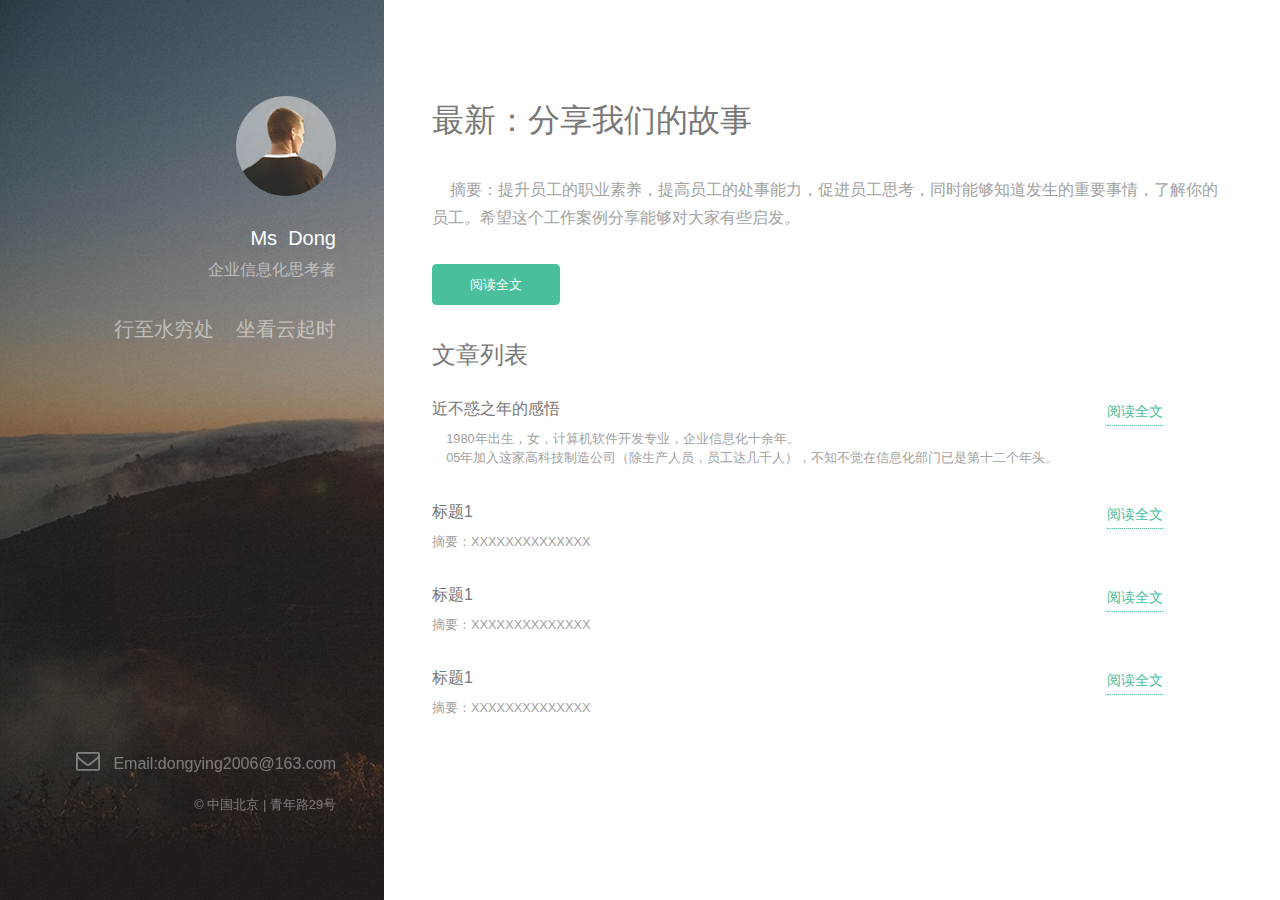
<file: index.html>
﻿<!DOCTYPE HTML>
<html>
<head>
    <title>Dongy博客</title>
    <meta http-equiv="content-type" content="text/html; charset=utf-8" />
    <meta name="description" content="" />
    <meta name="keywords" content="" />
    <!--[if lte IE 8]><script src="css/ie/html5shiv.js"></script><![endif]-->
    <script src="js/jquery.min.js"></script>
    <script src="js/skel.min.js"></script>
    <script src="js/init.js"></script>
    <script type="text/javascript" src="baidutongji.js"></script>
    <noscript>
        <link rel="stylesheet" href="css/skel.css" />
        <link rel="stylesheet" href="css/style.css" />
        <link rel="stylesheet" href="css/style-xlarge.css" />
    </noscript>
    <!--[if lte IE 8]><link rel="stylesheet" href="css/ie/v8.css" /><![endif]-->
</head>
<body id="top">
    <!-- Header -->
    <header id="header">
				<a href="#" class="image avatar"><img src="images/avatar.jpg" alt="" /></a>
				<h1><strong>Ms&nbsp;&nbsp;Dong</strong></h1>&nbsp;企业信息化思考者<br /><br />
				<h1>行至水穷处&nbsp;&nbsp;&nbsp;&nbsp;坐看云起时</h1>
				
			</header>
    <!-- Main -->
    <div id="main">
        <!-- One -->
        <div>
            <header class="major">
							<h2>最新：分享我们的故事</h2>
						</header>
            <p>
            &nbsp;&nbsp;&nbsp;&nbsp;摘要：提升员工的职业素养，提高员工的处事能力，促进员工思考，同时能够知道发生的重要事情，了解你的员工。希望这个工作案例分享能够对大家有些启发。
	
		<ul class="actions">
                <li><a href="content/2017021601.html" class="button special small">阅读全文</a></li>
		
            </ul>
        </div>
        <!-- Two -->
        <div>
            <h2>
                文章列表</h2>
            <div class="row">
                <div class="11u 12u$(3) work-item">
                    <a href="content/2017021301.html" style="float: right; font-size: 14px">阅读全文</a>
                    <h3>
                        近不惑之年的感悟</h3>
                    <p>
                         &nbsp;&nbsp;&nbsp;&nbsp;1980年出生，女，计算机软件开发专业，企业信息化十余年。
	<br>
	    &nbsp;&nbsp;&nbsp;&nbsp;05年加入这家高科技制造公司（除生产人员，员工达几千人），不知不觉在信息化部门已是第十二个年头。</p>
                </div>
                <div class="11u 12u$(3) work-item">
                    <a href="#" style="float: right; font-size: 14px">阅读全文</a>
                    <h3>
                        标题1</h3>
                    <p>
                        摘要：XXXXXXXXXXXXXX</p>
                </div>
                <div class="11u 12u$(3) work-item">
                    <a href="#" style="float: right; font-size: 14px">阅读全文</a>
                    <h3>
                        标题1</h3>
                    <p>
                        摘要：XXXXXXXXXXXXXX</p>
                </div>
                <div class="11u$ 12u$(3) work-item">
                    <a href="content/test.html" style="float: right; font-size: 14px">阅读全文</a>
                    <h3>
                        标题1</h3>
                    <p>
                        摘要：XXXXXXXXXXXXXX</p>
                </div>
            </div>
        </div>
    </div>
    <!-- Footer -->
    <footer id="footer">
					<ul class="icons">
					<li><a href="#" class="icon fa-envelope-o">&nbsp;&nbsp;&nbsp;Email:dongying2006@163.com</a></li>
				</ul>
                <ul class="copyright">
					<li>&copy; 中国北京 | 青年路29号</li>
				</ul>
			</footer>
</body>
</html>
</file>
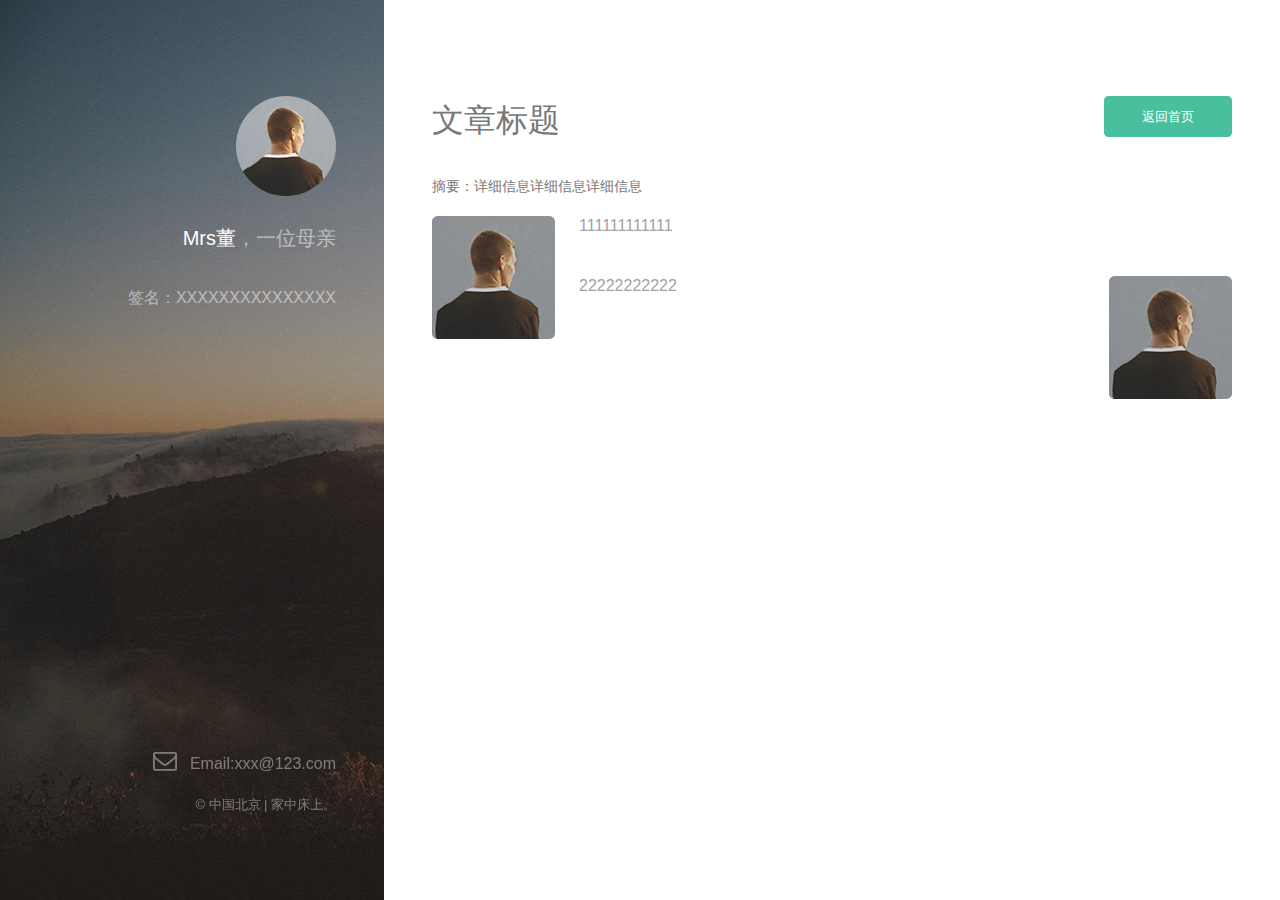
<file: connent.html>
﻿<!DOCTYPE HTML>
<html>
<head>
    <title>博客</title>
    <meta http-equiv="content-type" content="text/html; charset=utf-8" />
    <meta name="description" content="" />
    <meta name="keywords" content="" />
    <!--[if lte IE 8]><script src="css/ie/html5shiv.js"></script><![endif]-->
    <script src="js/jquery.min.js"></script>
    <script src="js/skel.min.js"></script>
    <script src="js/init.js"></script>
    <noscript>
        <link rel="stylesheet" href="css/skel.css" />
        <link rel="stylesheet" href="css/style.css" />
        <link rel="stylesheet" href="css/style-xlarge.css" />
  </noscript> 
    <!--[if lte IE 8]><link rel="stylesheet" href="css/ie/v8.css" /><![endif]-->
</head>
<body id="top">
    <!-- Header -->
    <header id="header">
				<a href="#" class="image avatar"><img src="images/avatar.jpg" alt="" /></a>
				<h1><strong>Mrs董</strong>，一位母亲</h1><br />
				签名：XXXXXXXXXXXXXXX
			</header>
    <!-- Main -->
    <div id="main">
        <!-- One -->
        <section id="one"><a href="index.html" class="button special small" style="float:right">返回首页</a>
						<header class="major">
							<h2>文章标题</h2>
						</header>
						<h5>摘要：详细信息详细信息详细信息</h5>
							<p><span class="image left"><img src="images/avatar.jpg" alt="" /></span>
111111111111 

</p>
							<p><span class="image right"><img src="images/avatar.jpg" alt="" /></span>
       22222222222
</p>
						
					</section>
    </div>
    <!-- Footer -->
    <footer id="footer">
				<ul class="icons">
					<li><a href="#" class="icon fa-envelope-o">&nbsp;&nbsp;&nbsp;Email:xxx@123.com</a></li>
				</ul>
                <ul class="copyright">
					<li>&copy; 中国北京 | 家中床上。</li>
				</ul>
			</footer>
</body>
</html>
</file>
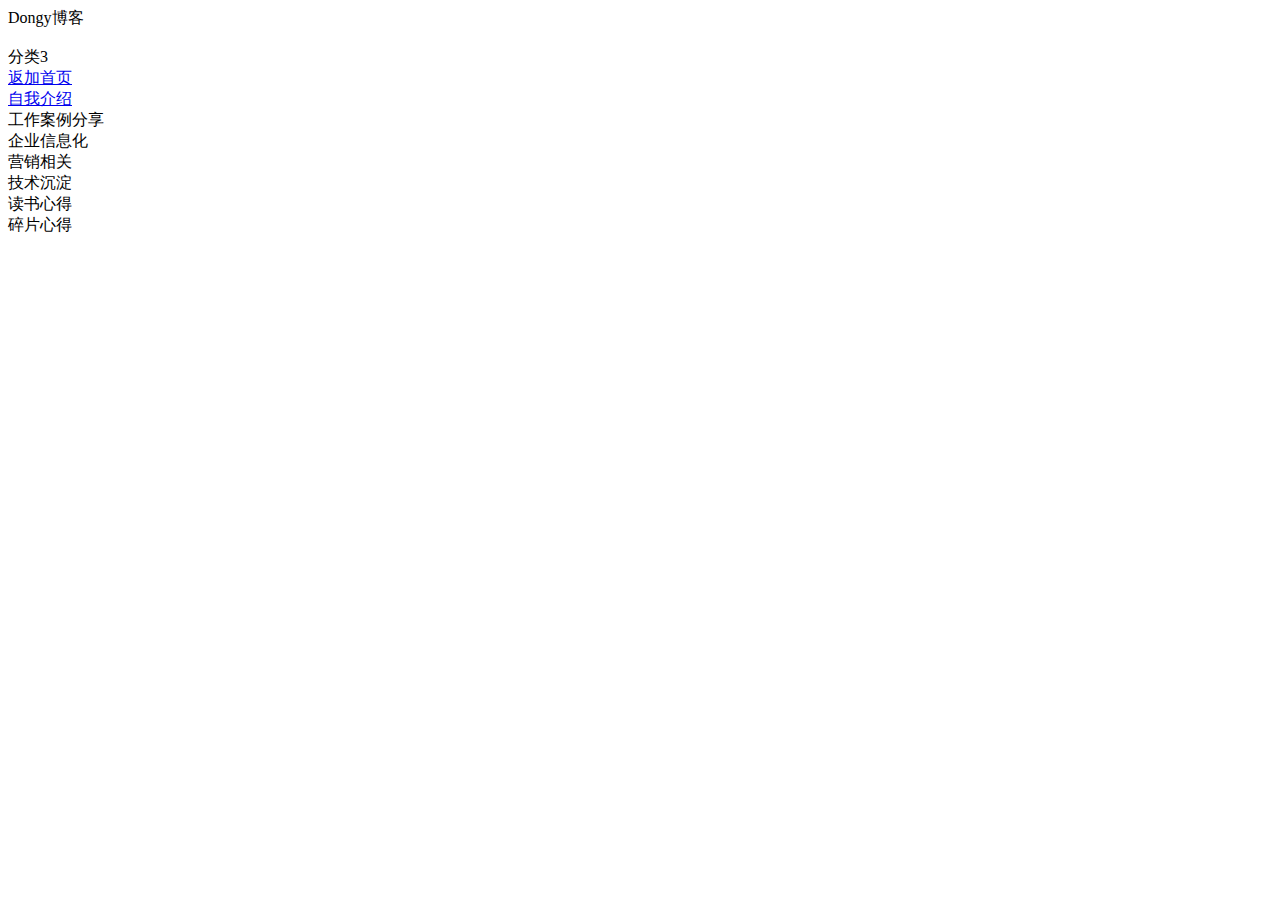
<file: Introduce.html>
<!DOCTYPE html>
<html>
  <head>
    <title>Dongy博客/介绍</title>
    <meta http-equiv="X-UA-Compatible" content="IE=edge"/>
    <meta http-equiv="content-type" content="text/html; charset=utf-8"/>
    <meta name="apple-mobile-web-app-capable" content="yes"/>
    <script type="text/javascript" src="baidutongji.js"></script>	
  </head>
  <body>
    <div>
     Dongy博客
     <br>
     <br>
      分类3  <br>
     <a href="index.html">返加首页 </a> <br>
     <a href="www.baidu.com">自我介绍 </a> <br>
      工作案例分享  <br>
      企业信息化  <br>
      营销相关  <br>
      技术沉淀  <br>
      读书心得  <br>
      碎片心得
      <br>  
    </div>
	 <!-- 多说评论框 start -->
	<div class="ds-thread" data-thread-key="Introduce" data-title="Dongy博客" data-url="/Introduce.html"></div>
<!-- 多说评论框 end -->
<!-- 多说公共JS代码 start (一个网页只需插入一次) -->
<script type="text/javascript">
	var duoshuoQuery = {short_name:"dongy"};
	(function() {
		var ds = document.createElement('script');
		ds.type = 'text/javascript';ds.async = true;
		ds.src = (document.location.protocol == 'https:' ? 'https:' : 'http:') + '//static.duoshuo.com/embed.js';
		ds.charset = 'UTF-8';
		(document.getElementsByTagName('head')[0] 
		 || document.getElementsByTagName('body')[0]).appendChild(ds);
	})();
<!--禁用多说默认分享到微博和空间的功能 -->	
$(document).on('click', '#ds-thread textarea[name=message]', function(){
    $('#ds-sync-checkbox').prop('checked', false);
});
	</script>
	
<!-- 多说公共JS代码 end -->
  </body>
</html>
</file>
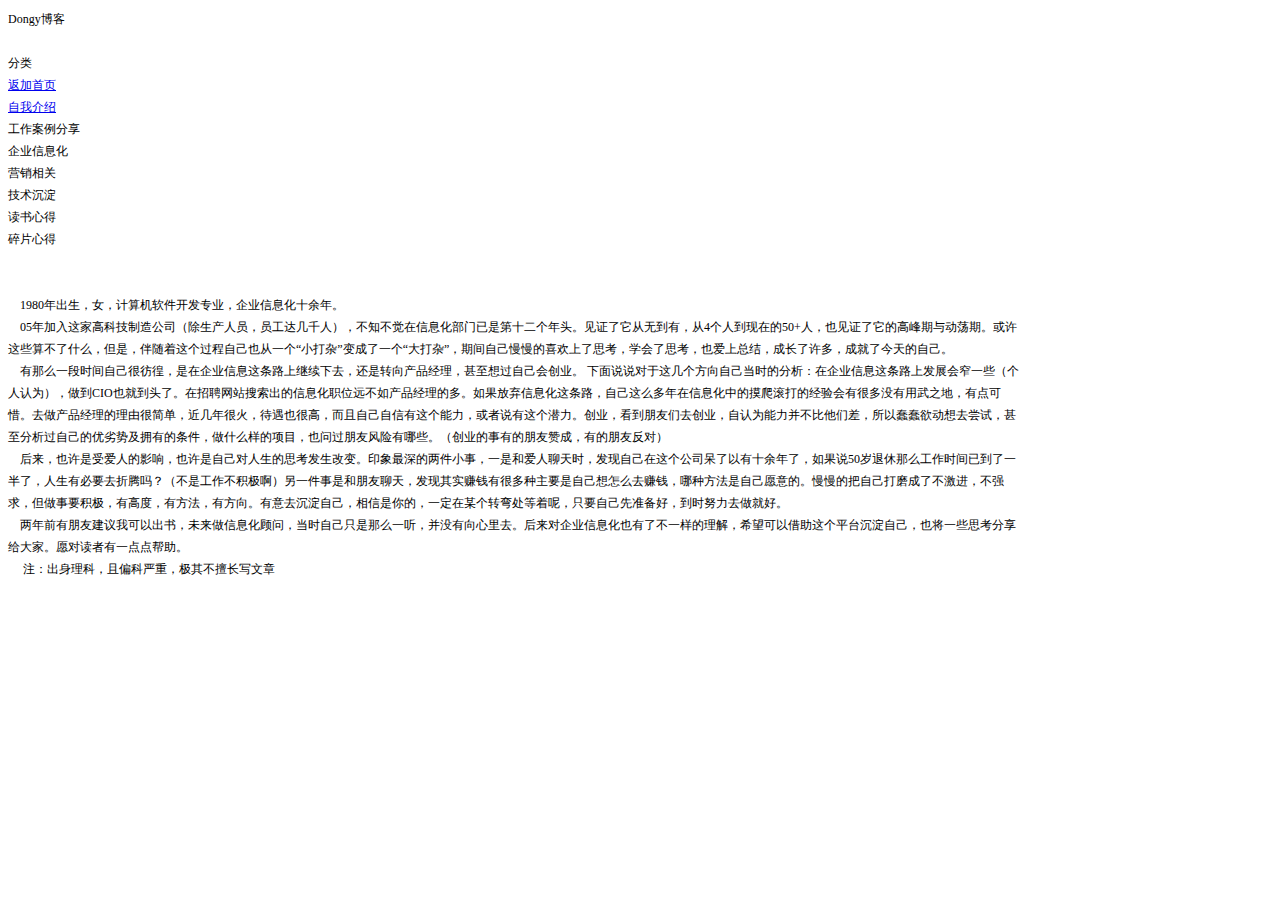
<file: introduce.html>
<!DOCTYPE html>
<html>
  <head>
    <title>Dongy博客/介绍</title>
    <meta http-equiv="X-UA-Compatible" content="IE=edge"/>
    <meta http-equiv="content-type" content="text/html; charset=utf-8"/>
    <meta name="apple-mobile-web-app-capable" content="yes"/>
    <script type="text/javascript" src="baidutongji.js"></script>
  </head>
  <body>
    <div style="text-align:center;width:80%">
    <div style="line-height:22px;font-size:12px;width:100%;text-align:left">
     Dongy博客
     <br>
     <br>
      分类<br>
     <a href="index.html">返加首页 </a> <br>
     <a href="introduce.html">自我介绍 </a> <br>
      工作案例分享  <br>
      企业信息化  <br>
      营销相关  <br>
      技术沉淀  <br>
      读书心得  <br>
      碎片心得
      <br>  <br>  <br>
    </div>
    <div style="line-height:22px;font-size:12px;width:100%;text-align:left">
	&nbsp;&nbsp;&nbsp;&nbsp;1980年出生，女，计算机软件开发专业，企业信息化十余年。
	<br>
	    &nbsp;&nbsp;&nbsp;&nbsp;05年加入这家高科技制造公司（除生产人员，员工达几千人），不知不觉在信息化部门已是第十二个年头。见证了它从无到有，从4个人到现在的50+人，也见证了它的高峰期与动荡期。或许这些算不了什么，但是，伴随着这个过程自己也从一个“小打杂”变成了一个“大打杂”，期间自己慢慢的喜欢上了思考，学会了思考，也爱上总结，成长了许多，成就了今天的自己。
	<br>
	    &nbsp;&nbsp;&nbsp;&nbsp;有那么一段时间自己很彷徨，是在企业信息这条路上继续下去，还是转向产品经理，甚至想过自己会创业。 下面说说对于这几个方向自己当时的分析：在企业信息这条路上发展会窄一些（个人认为），做到CIO也就到头了。在招聘网站搜索出的信息化职位远不如产品经理的多。如果放弃信息化这条路，自己这么多年在信息化中的摸爬滚打的经验会有很多没有用武之地，有点可惜。去做产品经理的理由很简单，近几年很火，待遇也很高，而且自己自信有这个能力，或者说有这个潜力。创业，看到朋友们去创业，自认为能力并不比他们差，所以蠢蠢欲动想去尝试，甚至分析过自己的优劣势及拥有的条件，做什么样的项目，也问过朋友风险有哪些。（创业的事有的朋友赞成，有的朋友反对）
	<br>
	    &nbsp;&nbsp;&nbsp;&nbsp;后来，也许是受爱人的影响，也许是自己对人生的思考发生改变。印象最深的两件小事，一是和爱人聊天时，发现自己在这个公司呆了以有十余年了，如果说50岁退休那么工作时间已到了一半了，人生有必要去折腾吗？（不是工作不积极啊）另一件事是和朋友聊天，发现其实赚钱有很多种主要是自己想怎么去赚钱，哪种方法是自己愿意的。慢慢的把自己打磨成了不激进，不强求，但做事要积极，有高度，有方法，有方向。有意去沉淀自己，相信是你的，一定在某个转弯处等着呢，只要自己先准备好，到时努力去做就好。
	<br>
	    &nbsp;&nbsp;&nbsp;&nbsp;两年前有朋友建议我可以出书，未来做信息化顾问，当时自己只是那么一听，并没有向心里去。后来对企业信息化也有了不一样的理解，希望可以借助这个平台沉淀自己，也将一些思考分享给大家。愿对读者有一点点帮助。
	<br>
	   &nbsp;&nbsp;&nbsp;&nbsp; 注：出身理科，且偏科严重，极其不擅长写文章 
    </div>
</div>
	 <!-- 多说评论框 start -->
	<div class="ds-thread" data-thread-key="Introduce" data-title="Dongy博客" data-url="/Introduce.html"></div>
<!-- 多说评论框 end -->
<!-- 多说公共JS代码 start (一个网页只需插入一次) -->
<script type="text/javascript">
	var duoshuoQuery = {short_name:"dongy"};
	(function() {
		var ds = document.createElement('script');
		ds.type = 'text/javascript';ds.async = true;
		ds.src = (document.location.protocol == 'https:' ? 'https:' : 'http:') + '//static.duoshuo.com/embed.js';
		ds.charset = 'UTF-8';
		(document.getElementsByTagName('head')[0] 
		 || document.getElementsByTagName('body')[0]).appendChild(ds);
	})();
<!--禁用多说默认分享到微博和空间的功能 -->	
$(document).on('click', '#ds-thread textarea[name=message]', function(){
    $('#ds-sync-checkbox').prop('checked', false);
});
	</script>
	
<!-- 多说公共JS代码 end -->
  </body>
</html>
</file>
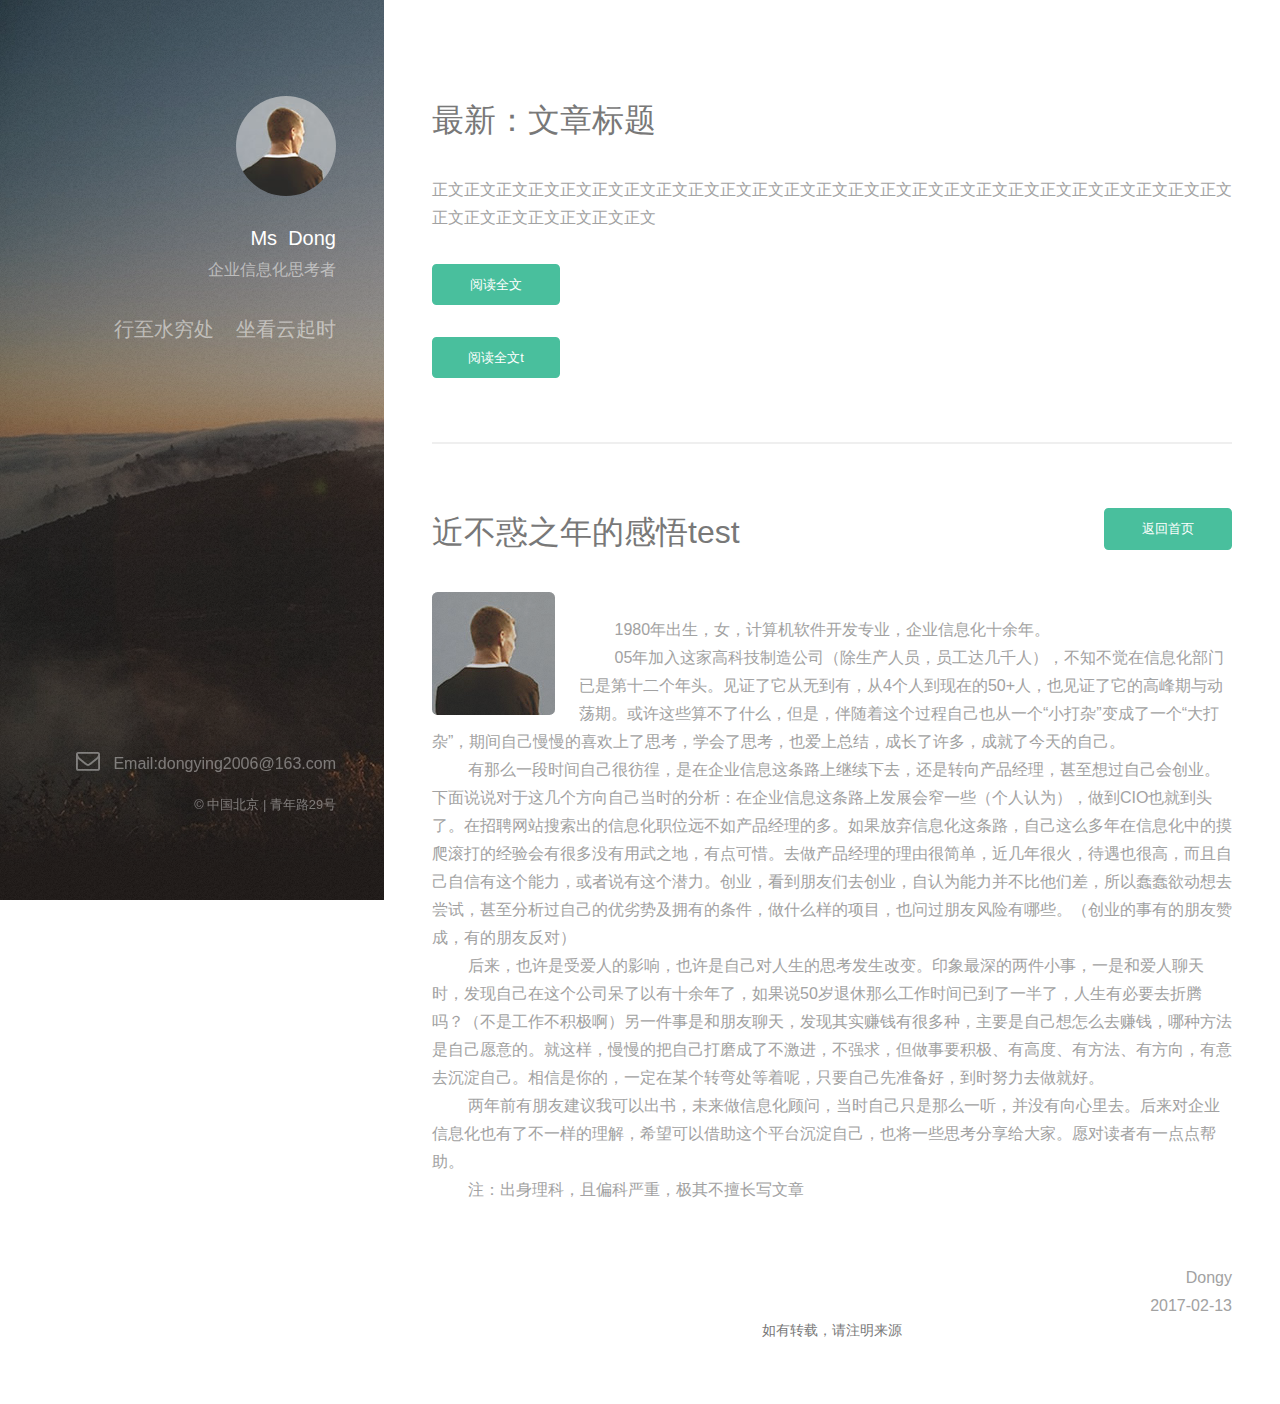
<file: test.html>
<!DOCTYPE HTML>
<html>
<head>
    <title>Dongy博客</title>
    <meta http-equiv="content-type" content="text/html; charset=utf-8" />
    <meta name="description" content="" />
    <meta name="keywords" content="" />
    <!--[if lte IE 8]><script src="/css/ie/html5shiv.js"></script><![endif]-->
    <script src="js/jquery.min.js"></script>
    <script src="js/skel.min.js"></script>
    <script src="js/init.js"></script>
    <noscript>
        <link rel="stylesheet" href="css/skel.css" />
        <link rel="stylesheet" href="css/style.css" />
        <link rel="stylesheet" href="css/style-xlarge.css" />
  </noscript>  
    <!--[if lte IE 8]><link rel="stylesheet" href="css/ie/v8.css" /><![endif]-->
</head>
<body id="top">
    <!-- Header -->
    <header id="header">
				<a href="#" class="image avatar"><img src="../images/avatar.jpg" alt="" /></a>
				<h1><strong>Ms&nbsp;&nbsp;Dong</strong></h1>&nbsp;企业信息化思考者<br /><br />
				<h1>行至水穷处&nbsp;&nbsp;&nbsp;&nbsp;坐看云起时</h1>
			</header>
    <!-- Main -->
    <div id="main">
        <!-- One -->
	<div>
		<header class="major">
		<h2>最新：文章标题</h2>
		</header>
            <p>
                正文正文正文正文正文正文正文正文正文正文正文正文正文正文正文正文正文正文正文正文正文正文正文正文正文正文正文正文正文正文正文正文</p>
            <ul class="actions">
                <li><a href="connent.html" class="button special small">阅读全文</a></li>
            </ul>
            <ul class="actions">
                <li><a href="content/template.html" class="button special small">阅读全文t</a></li>
            </ul>    
	</div>
        <section id="one"><a href="../index.html" class="button special small" style="float:right">返回首页</a>
						<header class="major">
							<h2>近不惑之年的感悟test</h2>
						</header>
						
							<p><span class="image left"><img src="../images/avatar.jpg" alt="" /></span><br>
	&nbsp;&nbsp;&nbsp;&nbsp;&nbsp;&nbsp;&nbsp;&nbsp;1980年出生，女，计算机软件开发专业，企业信息化十余年。
	<br>
	    &nbsp;&nbsp;&nbsp;&nbsp;&nbsp;&nbsp;&nbsp;&nbsp;05年加入这家高科技制造公司（除生产人员，员工达几千人），不知不觉在信息化部门已是第十二个年头。见证了它从无到有，从4个人到现在的50+人，也见证了它的高峰期与动荡期。或许这些算不了什么，但是，伴随着这个过程自己也从一个“小打杂”变成了一个“大打杂”，期间自己慢慢的喜欢上了思考，学会了思考，也爱上总结，成长了许多，成就了今天的自己。
	<br>
	    &nbsp;&nbsp;&nbsp;&nbsp;&nbsp;&nbsp;&nbsp;&nbsp;有那么一段时间自己很彷徨，是在企业信息这条路上继续下去，还是转向产品经理，甚至想过自己会创业。 下面说说对于这几个方向自己当时的分析：在企业信息这条路上发展会窄一些（个人认为），做到CIO也就到头了。在招聘网站搜索出的信息化职位远不如产品经理的多。如果放弃信息化这条路，自己这么多年在信息化中的摸爬滚打的经验会有很多没有用武之地，有点可惜。去做产品经理的理由很简单，近几年很火，待遇也很高，而且自己自信有这个能力，或者说有这个潜力。创业，看到朋友们去创业，自认为能力并不比他们差，所以蠢蠢欲动想去尝试，甚至分析过自己的优劣势及拥有的条件，做什么样的项目，也问过朋友风险有哪些。（创业的事有的朋友赞成，有的朋友反对）
	<br>
	    &nbsp;&nbsp;&nbsp;&nbsp;&nbsp;&nbsp;&nbsp;&nbsp;后来，也许是受爱人的影响，也许是自己对人生的思考发生改变。印象最深的两件小事，一是和爱人聊天时，发现自己在这个公司呆了以有十余年了，如果说50岁退休那么工作时间已到了一半了，人生有必要去折腾吗？（不是工作不积极啊）另一件事是和朋友聊天，发现其实赚钱有很多种，主要是自己想怎么去赚钱，哪种方法是自己愿意的。就这样，慢慢的把自己打磨成了不激进，不强求，但做事要积极、有高度、有方法、有方向，有意去沉淀自己。相信是你的，一定在某个转弯处等着呢，只要自己先准备好，到时努力去做就好。
	<br>
	    &nbsp;&nbsp;&nbsp;&nbsp;&nbsp;&nbsp;&nbsp;&nbsp;两年前有朋友建议我可以出书，未来做信息化顾问，当时自己只是那么一听，并没有向心里去。后来对企业信息化也有了不一样的理解，希望可以借助这个平台沉淀自己，也将一些思考分享给大家。愿对读者有一点点帮助。
	<br>
	   &nbsp;&nbsp;&nbsp;&nbsp;&nbsp;&nbsp;&nbsp;&nbsp;注：出身理科，且偏科严重，极其不擅长写文章 
								
	<br><br></p>
	<div id="main1" style="text-align:right">
		<span style="text-align:right">Dongy<br>2017-02-13</span>
	</div>

	<h5 style="text-align:center">如有转载，请注明来源</h5>
	    
	    </section>
    
	    

			 <!-- 多说评论框 start -->
			<div class="ds-thread" data-thread-key="2017021301" data-title="Dongy博客" data-url="/2017021301.html"></div>
		<!-- 多说评论框 end -->
		<!-- 多说公共JS代码 start (一个网页只需插入一次) -->
		  <script src="../comment.js"></script>

		<!-- 多说公共JS代码 end -->
	    
</div>
    <!-- Footer -->
    <footer id="footer">
				<ul class="icons">
					<li><a href="#" class="icon fa-envelope-o">&nbsp;&nbsp;&nbsp;Email:dongying2006@163.com</a></li>
				</ul>
                <ul class="copyright">
					<li>&copy; 中国北京 | 青年路29号</li>
				</ul>
			</footer>
</body>
</html>
</file>
<file: css/style-xlarge.css>
/*
	Strata by HTML5 UP
	html5up.net | @n33co
	Free for personal and commercial use under the CCA 3.0 license (html5up.net/license)
*/

/* Basic */

	body, input, select, textarea {
		font-size: 12pt;
	}
</file>
<file: css/skel.css>
/* Resets (http://meyerweb.com/eric/tools/css/reset/ | v2.0 | 20110126 | License: none (public domain)) */

	html,body,div,span,applet,object,iframe,h1,h2,h3,h4,h5,h6,p,blockquote,pre,a,abbr,acronym,address,big,cite,code,del,dfn,em,img,ins,kbd,q,s,samp,small,strike,strong,sub,sup,tt,var,b,u,i,center,dl,dt,dd,ol,ul,li,fieldset,form,label,legend,table,caption,tbody,tfoot,thead,tr,th,td,article,aside,canvas,details,embed,figure,figcaption,footer,header,hgroup,menu,nav,output,ruby,section,summary,time,mark,audio,video{margin:0;padding:0;border:0;font-size:100%;font:inherit;vertical-align:baseline;}article,aside,details,figcaption,figure,footer,header,hgroup,menu,nav,section{display:block;}body{line-height:1;}ol,ul{list-style:none;}blockquote,q{quotes:none;}blockquote:before,blockquote:after,q:before,q:after{content:'';content:none;}table{border-collapse:collapse;border-spacing:0;}body{-webkit-text-size-adjust:none}

/* Box Model */

	*, *:before, *:after {
		-moz-box-sizing: border-box;
		-webkit-box-sizing: border-box;
		box-sizing: border-box;
	}

/* Container */

	.container {
		margin-left: auto;
		margin-right: auto;
		
		/* width: (containers) */
		width: 100%;
	}

	/* Modifiers */

		/* 125% */
			.container.\31 25\25 {
				width: 100%;
				
				/* max-width: (containers * 1.25) */
				max-width: 125%;

				/* min-width: (containers) */
				min-width: 100%;
			}

		/* 75% */
			.container.\37 5\25 {
				
				/* width: (containers * 0.75) */
				width: 75%;

			}

		/* 50% */
			.container.\35 0\25 {
				
				/* width: (containers * 0.50) */
				width: 50%;

			}

		/* 25% */
			.container.\32 5\25 {
				
				/* width: (containers * 0.25) */
				width: 25%;

			}

/* Grid */

	.row {
		border-bottom: solid 1px transparent;
	}

	.row > * {
		float: left;
	}
	
	.row:after, .row:before {
		content: '';
		display: block;
		clear: both;
		height: 0;
	}
	
	.row.uniform > * > :first-child {
		margin-top: 0;
	}
	
	.row.uniform > * > :last-child {
		margin-bottom: 0;
	}

	/* Gutters */

		/* Normal */
		
			.row > * {
				/* padding: (gutters.horizontal) 0 0 (gutters.vertical) */
				padding: 0 0 0 2.5em;
			}

			.row {
				/* margin: -(gutters.horizontal) 0 -1px -(gutters.vertical) */
				margin: 0 0 -1px -2.5em;
			}
			
			.row.uniform > * {
				/* padding: (gutters.vertical) 0 0 (gutters.vertical) */
				padding: 2.5em 0 0 2.5em;
			}

			.row.uniform {
				/* margin: -(gutters.vertical) 0 -1px -(gutters.vertical) */
				margin: -2.5em 0 -1px -2.5em;
			}
			
		/* 200% */
		
			.row.\32 00\25 > * {
				/* padding: (gutters.horizontal) 0 0 (gutters.vertical) */
				padding: 0 0 0 5em;
			}

			.row.\32 00\25 {
				/* margin: -(gutters.horizontal) 0 -1px -(gutters.vertical) */
				margin: 0 0 -1px -5em;
			}

			.row.uniform.\32 00\25 > * {
				/* padding: (gutters.vertical) 0 0 (gutters.vertical) */
				padding: 5em 0 0 5em;
			}

			.row.uniform.\32 00\25 {
				/* margin: -(gutters.vertical) 0 -1px -(gutters.vertical) */
				margin: -5em 0 -1px -5em;
			}

		/* 150% */
		
			.row.\31 50\25 > * {
				/* padding: (gutters.horizontal) 0 0 (gutters.vertical) */
				padding: 0 0 0 3.75em;
			}

			.row.\31 50\25 {
				/* margin: -(gutters.horizontal) 0 -1px -(gutters.vertical) */
				margin: 0 0 -1px -3.75em;
			}

			.row.uniform.\31 50\25 > * {
				/* padding: (gutters.vertical) 0 0 (gutters.vertical) */
				padding: 3.75em 0 0 3.75em;
			}

			.row.uniform.\31 50\25 {
				/* margin: -(gutters.vertical) 0 -1px -(gutters.vertical) */
				margin: -3.75em 0 -1px -3.75em;
			}

		/* 50% */
		
			.row.\35 0\25 > * {
				/* padding: (gutters.horizontal) 0 0 (gutters.vertical) */
				padding: 0 0 0 1.25em;
			}

			.row.\35 0\25 {
				/* margin: -(gutters.horizontal) 0 -1px -(gutters.vertical) */
				margin: 0 0 -1px -1.25em;
			}

			.row.uniform.\35 0\25 > * {
				/* padding: (gutters.vertical) 0 0 (gutters.vertical) */
				padding: 1.25em 0 0 1.25em;
			}

			.row.uniform.\35 0\25 {
				/* margin: -(gutters.vertical) 0 -1px -(gutters.vertical) */
				margin: -1.25em 0 -1px -1.25em;
			}

		/* 25% */
		
			.row.\32 5\25 > * {
				/* padding: (gutters.horizontal) 0 0 (gutters.vertical) */
				padding: 0 0 0 0.625em;
			}

			.row.\32 5\25 {
				/* margin: -(gutters.horizontal) 0 -1px -(gutters.vertical) */
				margin: 0 0 -1px -0.625em;
			}

			.row.uniform.\32 5\25 > * {
				/* padding: (gutters.vertical) 0 0 (gutters.vertical) */
				padding: 0.625em 0 0 0.625em;
			}

			.row.uniform.\32 5\25 {
				/* margin: -(gutters.vertical) 0 -1px -(gutters.vertical) */
				margin: -0.625em 0 -1px -0.625em;
			}

		/* 0% */
		
			.row.\30 \25 > * {
				padding: 0;
			}

			.row.\30 \25 {
				margin: 0 0 -1px 0;
			}

	/* Cells */

		.\31 2u, .\31 2u\24, .\31 2u\28 1\29, .\31 2u\24\28 1\29 { width: 100%; clear: none; }
		.\31 1u, .\31 1u\24, .\31 1u\28 1\29, .\31 1u\24\28 1\29 { width: 91.6666666667%; clear: none; }
		.\31 0u, .\31 0u\24, .\31 0u\28 1\29, .\31 0u\24\28 1\29 { width: 83.3333333333%; clear: none; }
		.\39 u, .\39 u\24, .\39 u\28 1\29, .\39 u\24\28 1\29 { width: 75%; clear: none; }
		.\38 u, .\38 u\24, .\38 u\28 1\29, .\38 u\24\28 1\29 { width: 66.6666666667%; clear: none; }
		.\37 u, .\37 u\24, .\37 u\28 1\29, .\37 u\24\28 1\29 { width: 58.3333333333%; clear: none; }
		.\36 u, .\36 u\24, .\36 u\28 1\29, .\36 u\24\28 1\29 { width: 50%; clear: none; }
		.\35 u, .\35 u\24, .\35 u\28 1\29, .\35 u\24\28 1\29 { width: 41.6666666667%; clear: none; }
		.\34 u, .\34 u\24, .\34 u\28 1\29, .\34 u\24\28 1\29 { width: 33.3333333333%; clear: none; }
		.\33 u, .\33 u\24, .\33 u\28 1\29, .\33 u\24\28 1\29 { width: 25%; clear: none; }
		.\32 u, .\32 u\24, .\32 u\28 1\29, .\32 u\24\28 1\29 { width: 16.6666666667%; clear: none; }
		.\31 u, .\31 u\24, .\31 u\28 1\29, .\31 u\24\28 1\29 { width: 8.3333333333%; clear: none; }

		.\31 2u\24 + *, .\31 2u\24\28 1\29 + *,
		.\31 1u\24 + *, .\31 1u\24\28 1\29 + *,
		.\31 0u\24 + *, .\31 0u\24\28 1\29 + *,
		.\39 u\24 + *, .\39 u\24\28 1\29 + *,
		.\38 u\24 + *, .\38 u\24\28 1\29 + *,
		.\37 u\24 + *, .\37 u\24\28 1\29 + *,
		.\36 u\24 + *, .\36 u\24\28 1\29 + *,
		.\35 u\24 + *, .\35 u\24\28 1\29 + *,
		.\34 u\24 + *, .\34 u\24\28 1\29 + *,
		.\33 u\24 + *, .\33 u\24\28 1\29 + *,
		.\32 u\24 + *, .\32 u\24\28 1\29 + *,
		.\31 u\24  + *,  .\31 u\24\28 1\29 + * {
			clear: left;
		}
			
		.\-11u { margin-left: 91.6666666667% }
		.\-10u { margin-left: 83.3333333333% }
		.\-9u { margin-left: 75% }
		.\-8u { margin-left: 66.6666666667% }
		.\-7u { margin-left: 58.3333333333% }
		.\-6u { margin-left: 50% }
		.\-5u { margin-left: 41.6666666667% }
		.\-4u { margin-left: 33.3333333333% }
		.\-3u { margin-left: 25% }
		.\-2u { margin-left: 16.6666666667% }
		.\-1u { margin-left: 8.3333333333% }
</file>
<file: css/style.css>
@import url(font-awesome.min.css);

/* Basic */

	body {
		background: #fff;
	}

		body.is-loading *, body.is-loading *:before, body.is-loading *:after {
			-moz-animation: none !important;
			-webkit-animation: none !important;
			-o-animation: none !important;
			-ms-animation: none !important;
			animation: none !important;
			-moz-transition: none !important;
			-webkit-transition: none !important;
			-o-transition: none !important;
			-ms-transition: none !important;
			transition: none !important;
		}

	body, input, select, textarea {
		color: #a2a2a2;
		font-family: "Source Sans Pro", Helvetica, sans-serif;
		font-size: 16pt;
		font-weight: 400;
		line-height: 1.75em;
	}

	a {
		-moz-transition: color 0.2s ease-in-out, border-color 0.2s ease-in-out;
		-webkit-transition: color 0.2s ease-in-out, border-color 0.2s ease-in-out;
		-o-transition: color 0.2s ease-in-out, border-color 0.2s ease-in-out;
		-ms-transition: color 0.2s ease-in-out, border-color 0.2s ease-in-out;
		transition: color 0.2s ease-in-out, border-color 0.2s ease-in-out;
		border-bottom: dotted 1px;
		color: #49bf9d;
		text-decoration: none;
	}

		a:hover {
			border-bottom-color: transparent;
			color: #49bf9d !important;
			text-decoration: none;
		}

	strong, b {
		color: #787878;
		font-weight: 400;
	}

	em, i {
		font-style: italic;
	}

	p {
		margin: 0 0 2em 0;
	}

	h1, h2, h3, h4, h5, h6 {
		color: #787878;
		font-weight: 400;
		line-height: 1em;
		margin: 0 0 1em 0;
	}

		h1 a, h2 a, h3 a, h4 a, h5 a, h6 a {
			color: inherit;
			text-decoration: none;
		}

	h1 {
		font-size: 2em;
		line-height: 1.5em;
	}

	h2 {
		font-size: 1.5em;
		line-height: 1.5em;
	}

	h3 {
		font-size: 1.25em;
		line-height: 1.5em;
	}

	h4 {
		font-size: 1.1em;
		line-height: 1.5em;
	}

	h5 {
		font-size: 0.9em;
		line-height: 1.5em;
	}

	h6 {
		font-size: 0.7em;
		line-height: 1.5em;
	}

	sub {
		font-size: 0.8em;
		position: relative;
		top: 0.5em;
	}

	sup {
		font-size: 0.8em;
		position: relative;
		top: -0.5em;
	}

	hr {
		border: 0;
		border-bottom: solid 2px #efefef;
		margin: 2em 0;
	}

		hr.major {
			margin: 3em 0;
		}

	blockquote {
		border-left: solid 6px #efefef;
		font-style: italic;
		margin: 0 0 2em 0;
		padding: 0.5em 0 0.5em 1.5em;
	}

	code {
		background: #f7f7f7;
		border-radius: 0.35em;
		border: solid 2px #efefef;
		font-family: "Courier New", monospace;
		font-size: 0.9em;
		margin: 0 0.25em;
		padding: 0.25em 0.65em;
	}

	pre {
		-webkit-overflow-scrolling: touch;
		font-family: "Courier New", monospace;
		font-size: 0.9em;
		margin: 0 0 2em 0;
	}

		pre code {
			display: block;
			line-height: 1.75em;
			padding: 1em 1.5em;
			overflow-x: auto;
		}

	.align-left {
		text-align: left;
	}

	.align-center {
		text-align: center;
	}

	.align-right {
		text-align: right;
	}
	
	.copyrights{text-indent:-9999px;height:0;line-height:0;font-size:0;overflow:hidden;}

/* Section/Article */

	section.special, article.special {
		text-align: center;
	}

	header p {
		color: #b2b2b2;
		position: relative;
		margin: 0 0 1.5em 0;
	}

	header h2 + p {
		font-size: 1.25em;
		margin-top: -1em;
		line-height: 1.5em;
	}

	header h3 + p {
		font-size: 1.1em;
		margin-top: -0.8em;
		line-height: 1.5em;
	}

	header h4 + p,
	header h5 + p,
	header h6 + p {
		font-size: 0.9em;
		margin-top: -0.6em;
		line-height: 1.5em;
	}

	header.major h2 {
		font-size: 2em;
	}

/* Form */

	form {
		margin: 0 0 2em 0;
	}

	label {
		color: #787878;
		display: block;
		font-size: 0.9em;
		font-weight: 400;
		margin: 0 0 1em 0;
	}

	input[type="text"],
	input[type="password"],
	input[type="email"],
	select,
	textarea {
		-moz-appearance: none;
		-webkit-appearance: none;
		-o-appearance: none;
		-ms-appearance: none;
		appearance: none;
		background: #f7f7f7;
		border-radius: 0.35em;
		border: solid 2px transparent;
		color: inherit;
		display: block;
		outline: 0;
		padding: 0 0.75em;
		text-decoration: none;
		width: 100%;
	}

		input[type="text"]:invalid,
		input[type="password"]:invalid,
		input[type="email"]:invalid,
		select:invalid,
		textarea:invalid {
			box-shadow: none;
		}

		input[type="text"]:focus,
		input[type="password"]:focus,
		input[type="email"]:focus,
		select:focus,
		textarea:focus {
			border-color: #49bf9d;
		}

	.select-wrapper {
		text-decoration: none;
		display: block;
		position: relative;
	}

		.select-wrapper:before {
			-moz-osx-font-smoothing: grayscale;
			-webkit-font-smoothing: antialiased;
			font-family: FontAwesome;
			font-style: normal;
			font-weight: normal;
			text-transform: none !important;
		}

		.select-wrapper:before {
			color: #dfdfdf;
			content: '\f078';
			display: block;
			height: 2.75em;
			line-height: 2.75em;
			pointer-events: none;
			position: absolute;
			right: 0;
			text-align: center;
			top: 0;
			width: 2.75em;
		}

		.select-wrapper select::-ms-expand {
			display: none;
		}

	input[type="text"],
	input[type="password"],
	input[type="email"],
	select {
		height: 2.75em;
	}

	textarea {
		padding: 0.75em;
	}

	input[type="checkbox"],
	input[type="radio"] {
		-moz-appearance: none;
		-webkit-appearance: none;
		-o-appearance: none;
		-ms-appearance: none;
		appearance: none;
		display: block;
		float: left;
		margin-right: -2em;
		opacity: 0;
		width: 1em;
		z-index: -1;
	}

		input[type="checkbox"] + label,
		input[type="radio"] + label {
			text-decoration: none;
			color: #a2a2a2;
			cursor: pointer;
			display: inline-block;
			font-size: 1em;
			font-weight: 400;
			padding-left: 2.4em;
			padding-right: 0.75em;
			position: relative;
		}

			input[type="checkbox"] + label:before,
			input[type="radio"] + label:before {
				-moz-osx-font-smoothing: grayscale;
				-webkit-font-smoothing: antialiased;
				font-family: FontAwesome;
				font-style: normal;
				font-weight: normal;
				text-transform: none !important;
			}

			input[type="checkbox"] + label:before,
			input[type="radio"] + label:before {
				background: #f7f7f7;
				border-radius: 0.35em;
				border: solid 2px transparent;
				content: '';
				display: inline-block;
				height: 1.65em;
				left: 0;
				line-height: 1.58125em;
				position: absolute;
				text-align: center;
				top: 0;
				width: 1.65em;
			}

		input[type="checkbox"]:checked + label:before,
		input[type="radio"]:checked + label:before {
			background: #787878;
			border-color: #787878;
			color: #fff;
			content: '\f00c';
		}

		input[type="checkbox"]:focus + label:before,
		input[type="radio"]:focus + label:before {
			border-color: #49bf9d;
		}

	input[type="checkbox"] + label:before {
		border-radius: 0.35em;
	}

	input[type="radio"] + label:before {
		border-radius: 100%;
	}

	::-webkit-input-placeholder {
		color: #b2b2b2 !important;
		opacity: 1.0;
	}

	:-moz-placeholder {
		color: #b2b2b2 !important;
		opacity: 1.0;
	}

	::-moz-placeholder {
		color: #b2b2b2 !important;
		opacity: 1.0;
	}

	:-ms-input-placeholder {
		color: #b2b2b2 !important;
		opacity: 1.0;
	}

	.formerize-placeholder {
		color: #b2b2b2 !important;
		opacity: 1.0;
	}

/* Box */

	.box {
		border-radius: 0.35em;
		border: solid 2px #efefef;
		margin-bottom: 2em;
		padding: 1.5em;
	}

		.box > :last-child,
		.box > :last-child > :last-child,
		.box > :last-child > :last-child > :last-child {
			margin-bottom: 0;
		}

		.box.alt {
			border: 0;
			border-radius: 0;
			padding: 0;
		}

/* Icon */

	.icon {
		text-decoration: none;
		border-bottom: none;
		position: relative;
	}

		.icon:before {
			-moz-osx-font-smoothing: grayscale;
			-webkit-font-smoothing: antialiased;
			font-family: FontAwesome;
			font-style: normal;
			font-weight: normal;
			text-transform: none !important;
		}

		.icon > .label {
			display: none;
		}

/* Image */

	.image {
		border-radius: 0.35em;
		border: 0;
		display: inline-block;
		position: relative;
	}

		.image:before {
			-moz-transition: opacity 0.2s ease-in-out;
			-webkit-transition: opacity 0.2s ease-in-out;
			-o-transition: opacity 0.2s ease-in-out;
			-ms-transition: opacity 0.2s ease-in-out;
			transition: opacity 0.2s ease-in-out;
			background: url("images/overlay.png");
			border-radius: 0.35em;
			content: '';
			display: block;
			height: 100%;
			left: 0;
			opacity: 0.5;
			position: absolute;
			top: 0;
			width: 100%;
		}

		.image.thumb {
			text-align: center;
		}

			.image.thumb:after {
				-moz-transition: opacity 0.2s ease-in-out;
				-webkit-transition: opacity 0.2s ease-in-out;
				-o-transition: opacity 0.2s ease-in-out;
				-ms-transition: opacity 0.2s ease-in-out;
				transition: opacity 0.2s ease-in-out;
				border-radius: 0.35em;
				border: solid 3px rgba(255, 255, 255, 0.5);
				color: #fff;
				content: 'View';
				display: inline-block;
				font-size: 0.8em;
				font-weight: 400;
				left: 50%;
				line-height: 2.25em;
				margin: -1.25em 0 0 -3em;
				opacity: 0;
				padding: 0 1.5em;
				position: absolute;
				text-align: center;
				text-decoration: none;
				top: 50%;
				white-space: nowrap;
			}

			.image.thumb:hover:after {
				opacity: 1.0;
			}

			.image.thumb:hover:before {
				background: url("images/overlay.png"), url("images/overlay.png");
				opacity: 1.0;
			}

		.image img {
			border-radius: 0.35em;
			display: block;
		}

		.image.left {
			float: left;		
			margin: 0 1.5em 1em 0;
			top: 0.25em;
		}

		.image.right {
			float: right;
			margin: 0 0 1em 1.5em;
			top: 0.25em;
		}

		.image.left, .image.right {
			max-width: 90%;
		}

			.image.left img, .image.right img {
				width: 100%;
			}

		.image.fit {
			display: block;
			margin: 0 0 2em 0;
			width: 100%;
		}

			.image.fit img {
				width: 100%;
			}

		.image.avatar {
			border-radius: 100%;
		}

			.image.avatar:before {
				display: none;
			}

			.image.avatar img {
				border-radius: 100%;
				width: 100%;
			}

/* List */

	ol {
		list-style: decimal;
		margin: 0 0 2em 0;
		padding-left: 1.25em;
	}

		ol li {
			padding-left: 0.25em;
		}

	ul {
		list-style: disc;
		margin: 0 0 2em 0;
		padding-left: 1em;
	}

		ul li {
			padding-left: 0.5em;
		}

		ul.alt {
			list-style: none;
			padding-left: 0;
		}

			ul.alt li {
				border-top: solid 2px #efefef;
				padding: 0.5em 0;
			}

				ul.alt li:first-child {
					border-top: 0;
					padding-top: 0;
				}

		ul.icons {
			cursor: default;
			list-style: none;
			padding-left: 0;
		}

			ul.icons li {
				display: inline-block;
				padding: 0 1em 0 0;
			}

				ul.icons li:last-child {
					padding-right: 0;
				}

				ul.icons li .icon:before {
					font-size: 1.5em;
				}

		ul.actions {
			cursor: default;
			list-style: none;
			padding-left: 0;
		}

			ul.actions li {
				display: inline-block;
				padding: 0 1em 0 0;
				vertical-align: middle;
			}

				ul.actions li:last-child {
					padding-right: 0;
				}

			ul.actions.small li {
				padding: 0 0.5em 0 0;
			}

			ul.actions.vertical li {
				display: block;
				padding: 1em 0 0 0;
			}

				ul.actions.vertical li:first-child {
					padding-top: 0;
				}

				ul.actions.vertical li > * {
					margin-bottom: 0;
				}

			ul.actions.vertical.small li {
				padding: 0.5em 0 0 0;
			}

				ul.actions.vertical.small li:first-child {
					padding-top: 0;
				}

			ul.actions.fit {
				display: table;
				margin-left: -1em;
				padding: 0;
				table-layout: fixed;
				width: calc(100% + 1em);
			}

				ul.actions.fit li {
					display: table-cell;
					padding: 0 0 0 1em;
				}

					ul.actions.fit li > * {
						margin-bottom: 0;
					}

				ul.actions.fit.small {
					margin-left: -0.5em;
					width: calc(100% + 0.5em);
				}

					ul.actions.fit.small li {
						padding: 0 0 0 0.5em;
					}

		ul.labeled-icons {
			list-style: none;
			padding: 0;
		}

			ul.labeled-icons li {
				line-height: 1.75em;
				margin: 1.5em 0 0 0;
				padding-left: 2.25em;
				position: relative;
			}

				ul.labeled-icons li:first-child {
					margin-top: 0;
				}

				ul.labeled-icons li a {
					color: inherit;
				}

				ul.labeled-icons li h3 {
					color: #b2b2b2;
					left: 0;
					position: absolute;
					text-align: center;
					top: 0;
					width: 1em;
				}

	dl {
		margin: 0 0 2em 0;
	}

/* Table */

	.table-wrapper {
		-webkit-overflow-scrolling: touch;
		overflow-x: auto;
	}

	table {
		margin: 0 0 2em 0;
		width: 100%;
	}

		table tbody tr {
			border: solid 1px #efefef;
			border-left: 0;
			border-right: 0;
		}

			table tbody tr:nth-child(2n + 1) {
				background-color: #f7f7f7;
			}

		table td {
			padding: 0.75em 0.75em;
		}

		table th {
			color: #787878;
			font-size: 0.9em;
			font-weight: 400;
			padding: 0 0.75em 0.75em 0.75em;
			text-align: left;
		}

		table thead {
			border-bottom: solid 2px #efefef;
		}

		table tfoot {
			border-top: solid 2px #efefef;
		}

		table.alt {
			border-collapse: separate;
		}

			table.alt tbody tr td {
				border: solid 2px #efefef;
				border-left-width: 0;
				border-top-width: 0;
			}

				table.alt tbody tr td:first-child {
					border-left-width: 2px;
				}

			table.alt tbody tr:first-child td {
				border-top-width: 2px;
			}

			table.alt thead {
				border-bottom: 0;
			}

			table.alt tfoot {
				border-top: 0;
			}

/* Button */

	input[type="submit"],
	input[type="reset"],
	input[type="button"],
	.button {
		-moz-appearance: none;
		-webkit-appearance: none;
		-o-appearance: none;
		-ms-appearance: none;
		appearance: none;
		-moz-transition: background-color 0.2s ease-in-out, color 0.2s ease-in-out, border-color 0.2s ease-in-out;
		-webkit-transition: background-color 0.2s ease-in-out, color 0.2s ease-in-out, border-color 0.2s ease-in-out;
		-o-transition: background-color 0.2s ease-in-out, color 0.2s ease-in-out, border-color 0.2s ease-in-out;
		-ms-transition: background-color 0.2s ease-in-out, color 0.2s ease-in-out, border-color 0.2s ease-in-out;
		transition: background-color 0.2s ease-in-out, color 0.2s ease-in-out, border-color 0.2s ease-in-out;
		background-color: transparent;
		border-radius: 0.35em;
		border: solid 3px #efefef;
		color: #787878 !important;
		cursor: pointer;
		display: inline-block;
		font-weight: 400;
		height: 3.15em;
		height: calc(2.75em + 6px);
		line-height: 2.75em;
		min-width: 10em;
		padding: 0 1.5em;
		text-align: center;
		text-decoration: none;
		white-space: nowrap;
	}

		input[type="submit"]:hover,
		input[type="reset"]:hover,
		input[type="button"]:hover,
		.button:hover {
			border-color: #49bf9d;
			color: #49bf9d !important;
		}

		input[type="submit"]:active,
		input[type="reset"]:active,
		input[type="button"]:active,
		.button:active {
			background-color: rgba(73, 191, 157, 0.1);
			border-color: #49bf9d;
			color: #49bf9d !important;
		}

		input[type="submit"].icon,
		input[type="reset"].icon,
		input[type="button"].icon,
		.button.icon {
			padding-left: 1.35em;
		}

			input[type="submit"].icon:before,
			input[type="reset"].icon:before,
			input[type="button"].icon:before,
			.button.icon:before {
				margin-right: 0.5em;
			}

		input[type="submit"].fit,
		input[type="reset"].fit,
		input[type="button"].fit,
		.button.fit {
			display: block;
			margin: 0 0 1em 0;
			min-width: 0;
			width: 100%;
		}

		input[type="submit"].small,
		input[type="reset"].small,
		input[type="button"].small,
		.button.small {
			font-size: 0.8em;
		}

		input[type="submit"].big,
		input[type="reset"].big,
		input[type="button"].big,
		.button.big {
			font-size: 1.35em;
		}

		input[type="submit"].special,
		input[type="reset"].special,
		input[type="button"].special,
		.button.special {
			background-color: #49bf9d;
			border-color: #49bf9d;
			color: #ffffff !important;
		}

			input[type="submit"].special:hover,
			input[type="reset"].special:hover,
			input[type="button"].special:hover,
			.button.special:hover {
				background-color: #5cc6a7;
				border-color: #5cc6a7;
			}

			input[type="submit"].special:active,
			input[type="reset"].special:active,
			input[type="button"].special:active,
			.button.special:active {
				background-color: #3eb08f;
				border-color: #3eb08f;
			}

		input[type="submit"].disabled, input[type="submit"]:disabled,
		input[type="reset"].disabled,
		input[type="reset"]:disabled,
		input[type="button"].disabled,
		input[type="button"]:disabled,
		.button.disabled,
		.button:disabled {
			background-color: #e7e7e7 !important;
			border-color: #e7e7e7 !important;
			color: #b2b2b2 !important;
			cursor: default;
		}

/* Work Item */

	.work-item {
		margin: 0 0 2em 0;
	}

		.work-item .image {
			margin: 0 0 1.5em 0;
		}

		.work-item h3 {
			font-size: 1em;
			margin: 0 0 0.5em 0;
		}

		.work-item p {
			font-size: 0.8em;
			line-height: 1.5em;
			margin: 0;
		}

/* Header */

	#header {
		background-color: #1f1815;
		background-attachment: scroll,								fixed;
		background-image: url("images/overlay.png"), url("../images/bg.jpg");
		background-position: top left,							top left;
		background-repeat: repeat,								no-repeat;
		background-size: auto,								auto 100%;
		color: rgba(255, 255, 255, 0.5);
		height: 100%;
		left: 0;
		padding: 8em 4em 0 0;
		position: fixed;
		text-align: right;
		top: 0;
		width: 35%;
	}

		#header strong, #header b {
			color: #ffffff;
		}

		#header h2, #header h3, #header h4, #header h5, #header h6 {
			color: #ffffff;
		}

		#header h1 {
			color: rgba(255, 255, 255, 0.5);
			font-size: 1.35em;
			line-height: 1.75em;
			margin: 0;
		}

		#header .image.avatar {
			margin: 0 0 1em 0;
			width: 6.25em;
		}

/* Footer */

	#footer {
		bottom: 0;
		left: 0;
		padding: 0 4em 6em 0;
		position: fixed;
		text-align: right;
		width: 35%;
	}

		#footer .icons {
			margin: 1em 0 0 0;
		}

			#footer .icons a {
				color: rgba(255, 255, 255, 0.4);
			}

		#footer .copyright {
			color: rgba(255, 255, 255, 0.4);
			font-size: 0.8em;
			list-style: none;
			margin: 1em 0 0 0;
			padding: 0;
		}

			#footer .copyright li {
				border-left: solid 1px rgba(255, 255, 255, 0.25);
				display: inline-block;
				line-height: 1em;
				margin-left: 0.75em;
				padding-left: 0.75em;
			}

				#footer .copyright li:first-child {
					border-left: 0;
					margin-left: 0;
					padding-left: 0;
				}

				#footer .copyright li a {
					color: inherit;
				}

/* Main */

	#main {
		margin-left: 35%;
		max-width: 54em;
		padding: 8em 4em 4em 4em;
		width: calc(100% - 35%);
	}

		#main > section {
			border-top: solid 2px #efefef;
			margin: 4em 0 0 0;
			padding: 4em 0 0 0;
		}

			#main > section:first-child {
				border-top: 0;
				margin-top: 0;
				padding-top: 0;
			}

/* Poptrox */
	@-moz-keyframes spin { 0% { -moz-transform: rotate(0deg); -webkit-transform: rotate(0deg); -o-transform: rotate(0deg); -ms-transform: rotate(0deg); transform: rotate(0deg); } 100% { -moz-transform: rotate(360deg); -webkit-transform: rotate(360deg); -o-transform: rotate(360deg); -ms-transform: rotate(360deg); transform: rotate(360deg); } }
	@-webkit-keyframes spin { 0% { -moz-transform: rotate(0deg); -webkit-transform: rotate(0deg); -o-transform: rotate(0deg); -ms-transform: rotate(0deg); transform: rotate(0deg); } 100% { -moz-transform: rotate(360deg); -webkit-transform: rotate(360deg); -o-transform: rotate(360deg); -ms-transform: rotate(360deg); transform: rotate(360deg); } }
	@-o-keyframes spin { 0% { -moz-transform: rotate(0deg); -webkit-transform: rotate(0deg); -o-transform: rotate(0deg); -ms-transform: rotate(0deg); transform: rotate(0deg); } 100% { -moz-transform: rotate(360deg); -webkit-transform: rotate(360deg); -o-transform: rotate(360deg); -ms-transform: rotate(360deg); transform: rotate(360deg); } }
	@-ms-keyframes spin { 0% { -moz-transform: rotate(0deg); -webkit-transform: rotate(0deg); -o-transform: rotate(0deg); -ms-transform: rotate(0deg); transform: rotate(0deg); } 100% { -moz-transform: rotate(360deg); -webkit-transform: rotate(360deg); -o-transform: rotate(360deg); -ms-transform: rotate(360deg); transform: rotate(360deg); } }
	@keyframes spin { 0% { -moz-transform: rotate(0deg); -webkit-transform: rotate(0deg); -o-transform: rotate(0deg); -ms-transform: rotate(0deg); transform: rotate(0deg); } 100% { -moz-transform: rotate(360deg); -webkit-transform: rotate(360deg); -o-transform: rotate(360deg); -ms-transform: rotate(360deg); transform: rotate(360deg); } }

	.poptrox-popup {
		-moz-box-sizing: content-box;
		-webkit-box-sizing: content-box;
		-o-box-sizing: content-box;
		-ms-box-sizing: content-box;
		box-sizing: content-box;
		-webkit-tap-highlight-color: rgba(255, 255, 255, 0);
		background: #fff;
		border-radius: 0.35em;
		box-shadow: 0 0.1em 0.15em 0 rgba(0, 0, 0, 0.15);
		overflow: hidden;
		padding-bottom: 3em;
	}

		.poptrox-popup .loader {
			text-decoration: none;
			-moz-animation: spin 1s linear infinite;
			-webkit-animation: spin 1s linear infinite;
			-o-animation: spin 1s linear infinite;
			-ms-animation: spin 1s linear infinite;
			animation: spin 1s linear infinite;
			font-size: 1.5em;
			height: 1em;
			left: 50%;
			line-height: 1em;
			margin: -0.5em 0 0 -0.5em;
			position: absolute;
			top: 50%;
			width: 1em;
		}

			.poptrox-popup .loader:before {
				-moz-osx-font-smoothing: grayscale;
				-webkit-font-smoothing: antialiased;
				font-family: FontAwesome;
				font-style: normal;
				font-weight: normal;
				text-transform: none !important;
			}

			.poptrox-popup .loader:before {
				content: '\f1ce';
			}

		.poptrox-popup .caption {
			background: #fff;
			bottom: 0;
			cursor: default;
			font-size: 0.9em;
			height: 3em;
			left: 0;
			line-height: 2.8em;
			position: absolute;
			text-align: center;
			width: 100%;
			z-index: 1;
		}

		.poptrox-popup .nav-next,
		.poptrox-popup .nav-previous {
			text-decoration: none;
			-moz-transition: opacity 0.2s ease-in-out;
			-webkit-transition: opacity 0.2s ease-in-out;
			-o-transition: opacity 0.2s ease-in-out;
			-ms-transition: opacity 0.2s ease-in-out;
			transition: opacity 0.2s ease-in-out;
			-webkit-tap-highlight-color: rgba(255, 255, 255, 0);
			background: rgba(0, 0, 0, 0.01);
			cursor: pointer;
			height: 100%;
			opacity: 0;
			position: absolute;
			top: 0;
			width: 50%;
		}

			.poptrox-popup .nav-next:before,
			.poptrox-popup .nav-previous:before {
				-moz-osx-font-smoothing: grayscale;
				-webkit-font-smoothing: antialiased;
				font-family: FontAwesome;
				font-style: normal;
				font-weight: normal;
				text-transform: none !important;
			}

			.poptrox-popup .nav-next:before,
			.poptrox-popup .nav-previous:before {
				color: #fff;
				font-size: 2.5em;
				height: 1em;
				line-height: 1em;
				margin-top: -0.75em;
				position: absolute;
				text-align: center;
				top: 50%;
				width: 1.5em;
			}

		.poptrox-popup .nav-next {
			right: 0;
		}

			.poptrox-popup .nav-next:before {
				content: '\f105';
				right: 0;
			}

		.poptrox-popup .nav-previous {
			left: 0;
		}

			.poptrox-popup .nav-previous:before {
				content: '\f104';
				left: 0;
			}

		.poptrox-popup .closer {
			text-decoration: none;
			-moz-transition: opacity 0.2s ease-in-out;
			-webkit-transition: opacity 0.2s ease-in-out;
			-o-transition: opacity 0.2s ease-in-out;
			-ms-transition: opacity 0.2s ease-in-out;
			transition: opacity 0.2s ease-in-out;
			-webkit-tap-highlight-color: rgba(255, 255, 255, 0);
			color: #fff;
			height: 4em;
			line-height: 4em;
			opacity: 0;
			position: absolute;
			right: 0;
			text-align: center;
			top: 0;
			width: 4em;
			z-index: 2;
		}

			.poptrox-popup .closer:before {
				-moz-osx-font-smoothing: grayscale;
				-webkit-font-smoothing: antialiased;
				font-family: FontAwesome;
				font-style: normal;
				font-weight: normal;
				text-transform: none !important;
			}

			.poptrox-popup .closer:before {
				-moz-box-sizing: content-box;
				-webkit-box-sizing: content-box;
				-o-box-sizing: content-box;
				-ms-box-sizing: content-box;
				box-sizing: content-box;
				border-radius: 100%;
				border: solid 3px rgba(255, 255, 255, 0.5);
				content: '\f00d';
				display: block;
				font-size: 1em;
				height: 1.75em;
				left: 50%;
				line-height: 1.75em;
				margin: -0.875em 0 0 -0.875em;
				position: absolute;
				top: 50%;
				width: 1.75em;
			}

		.poptrox-popup:hover .nav-next,
		.poptrox-popup:hover .nav-previous {
			opacity: 0.5;
		}

			.poptrox-popup:hover .nav-next:hover,
			.poptrox-popup:hover .nav-previous:hover {
				opacity: 1.0;
			}

		.poptrox-popup:hover .closer {
			opacity: 0.5;
		}

			.poptrox-popup:hover .closer:hover {
				opacity: 1.0;
			}

/* Touch */

	body.is-touch .image.thumb:before {
		opacity: 0.5 !important;
	}

	body.is-touch .image.thumb:after {
		display: none !important;
	}

	body.is-touch #header {
		background-attachment: scroll;
		background-size: auto, cover;
	}

	body.is-touch .poptrox-popup .nav-next,
	body.is-touch .poptrox-popup .nav-previous,
	body.is-touch .poptrox-popup .closer {
		opacity: 1.0 !important;
	}
</file>
<file: css/ie/v8.css>
/*
	Strata by HTML5 UP
	html5up.net | @n33co
	Free for personal and commercial use under the CCA 3.0 license (html5up.net/license)
*/

/* Button */

	input[type="submit"],
	input[type="reset"],
	input[type="button"],
	.button {
		position: relative;
		-ms-behavior: url("css/ie/PIE.htc");
	}

/* Form */

	input[type="text"],
	input[type="password"],
	input[type="email"],
	select,
	textarea {
		position: relative;
		-ms-behavior: url("css/ie/PIE.htc");
	}

	input[type="text"],
	input[type="password"],
	input[type="email"],
	select {
		height: 2.75em;
		line-height: 2.75em;
	}

	input[type="checkbox"] + label:before,
	input[type="radio"] + label:before {
		display: none;
	}

/* Image */

	.image {
		position: relative;
		-ms-behavior: url("css/ie/PIE.htc");
	}

		.image:before, .image:after {
			display: none !important;
		}

		.image img {
			position: relative;
			-ms-behavior: url("css/ie/PIE.htc");
		}

/* Header */

	#header {
		background-image: url("../../images/bg.jpg");
		background-repeat: no-repeat;
		background-size: cover;
		-ms-behavior: url("css/ie/backgroundsize.min.htc");
	}

		#header h1 {
			color: #ffffff;
		}

/* Footer */

	#footer .icons a {
		color: #ffffff;
	}
</file>
